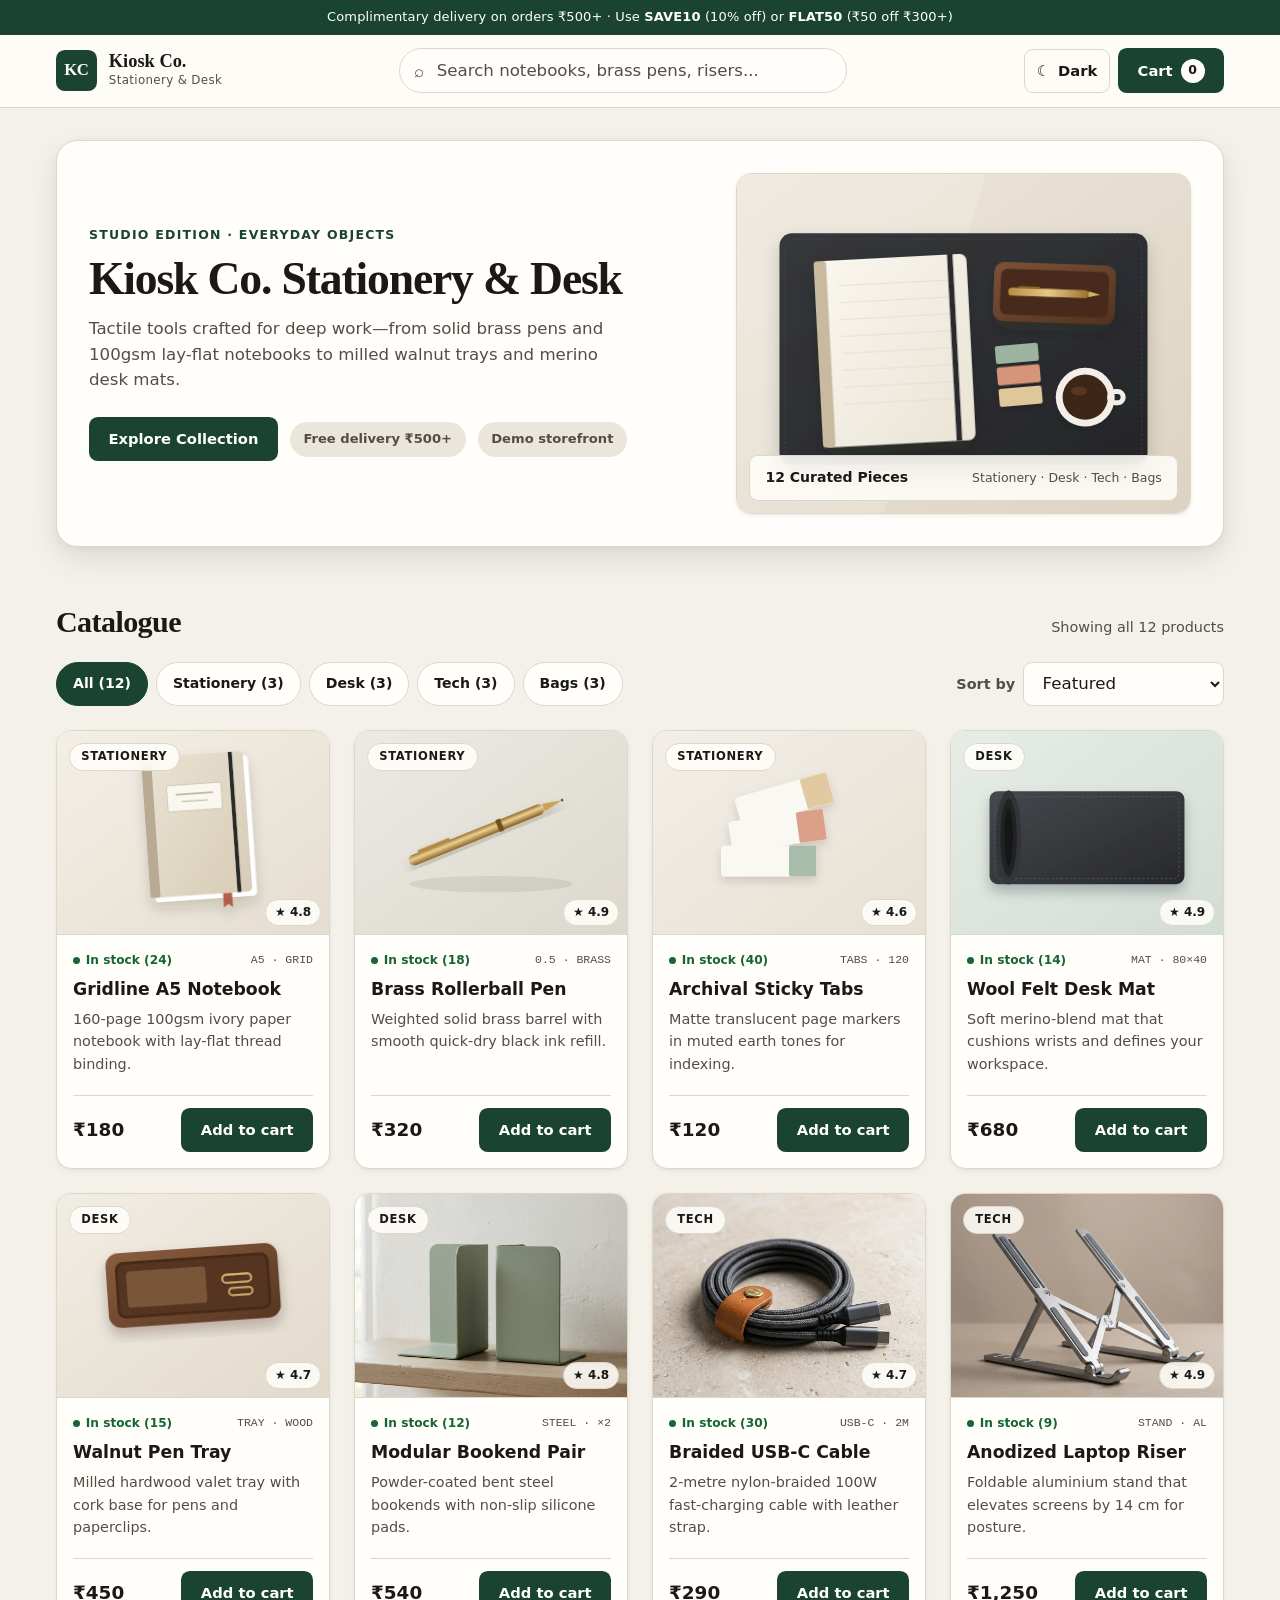
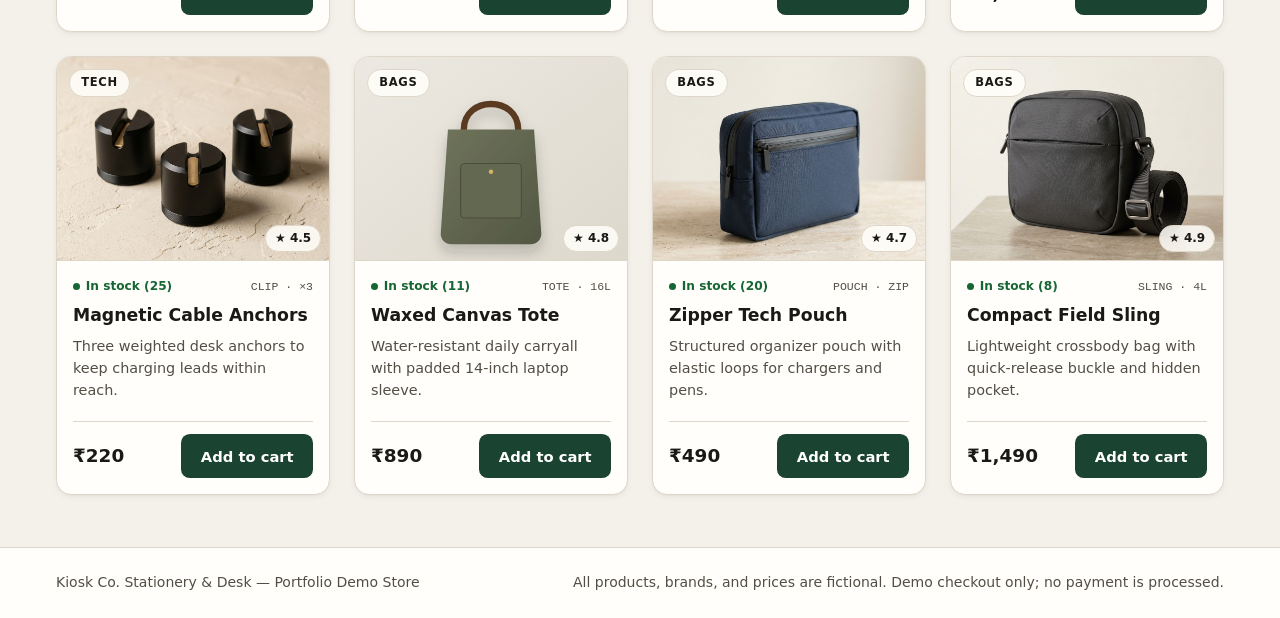
<file: index.html>
<!DOCTYPE html>
<html lang="en">
<head>
  <meta charset="UTF-8" />
  <meta name="viewport" content="width=device-width, initial-scale=1.0" />
  <title>Kiosk Co. — Stationery &amp; Desk</title>
  <link rel="stylesheet" href="./css/base.css" />
  <link rel="stylesheet" href="./css/components.css" />
  <link rel="stylesheet" href="./css/responsive.css" />
</head>
<body>
  <a class="skip-link" href="#main-content">Skip to catalogue</a>

  <div class="announcement-bar">
    <p class="announcement-bar__text">
      Complimentary delivery on orders ₹500+ &middot; Use <strong>SAVE10</strong> (10% off) or <strong>FLAT50</strong> (₹50 off ₹300+)
    </p>
  </div>

  <header class="site-header">
    <div class="container site-header__inner">
      <a class="brand" href="./index.html" aria-label="Kiosk Co. Home">
        <span class="brand__mark" aria-hidden="true">KC</span>
        <span class="brand__text">
          <span class="brand__name">Kiosk Co.</span>
          <span class="brand__tag">Stationery &amp; Desk</span>
        </span>
      </a>

      <div class="site-header__search">
        <label class="sr-only" for="search-input">Search products</label>
        <span class="search-icon" aria-hidden="true">⌕</span>
        <input
          id="search-input"
          class="search-input"
          type="search"
          placeholder="Search notebooks, brass pens, risers..."
          autocomplete="off"
        />
      </div>

      <nav class="site-header__actions" aria-label="Shop utilities">
        <button
          id="theme-toggle"
          class="btn btn--ghost btn--icon"
          type="button"
          aria-label="Switch to dark theme"
          aria-pressed="false"
        >
          <span id="theme-icon" aria-hidden="true">☾</span>
          <span class="btn__label-desktop" id="theme-label">Dark</span>
        </button>

        <button
          id="cart-toggle"
          class="btn btn--primary cart-trigger"
          type="button"
          aria-label="Cart, 0 items"
          aria-controls="cart-drawer"
          aria-expanded="false"
        >
          <span aria-hidden="true">Cart</span>
          <span id="cart-badge" class="cart-trigger__badge" aria-hidden="true">0</span>
        </button>
      </nav>
    </div>
  </header>

  <main id="main-content" class="container main-content">
    <section class="hero" aria-labelledby="page-title">
      <div class="hero__grid">
        <div class="hero__copy">
          <p class="hero__eyebrow">Studio Edition &middot; Everyday Objects</p>
          <h1 id="page-title" class="hero__title">Kiosk Co. Stationery &amp; Desk</h1>
          <p class="hero__subtitle">
            Tactile tools crafted for deep work—from solid brass pens and 100gsm lay-flat notebooks to milled walnut trays and merino desk mats.
          </p>

          <div class="hero__cta-row">
            <a class="btn btn--primary" href="#catalogue-heading">Explore Collection</a>
            <span class="hero__perk">Free delivery ₹500+</span>
            <span class="hero__perk">Demo storefront</span>
          </div>
        </div>

        <div class="hero__visual">
          <img
            class="hero__image"
            src="./assets/images/hero-desk.svg"
            alt="Minimalist studio desk with linen notebook, walnut pen tray, brass pen, and espresso cup"
          />
          <div class="hero__float-card">
            <span class="hero__float-title">12 Curated Pieces</span>
            <span class="hero__float-meta">Stationery &middot; Desk &middot; Tech &middot; Bags</span>
          </div>
        </div>
      </div>
    </section>

    <section class="catalogue" aria-labelledby="catalogue-heading">
      <div class="catalogue__toolbar">
        <div class="catalogue__heading-row">
          <h2 id="catalogue-heading" class="section-title">Catalogue</h2>
          <p id="results-count" class="results-count" aria-live="polite" aria-atomic="true"></p>
        </div>

        <div class="catalogue__controls">
          <div id="category-filters" class="filter-chips" role="group" aria-label="Filter by category"></div>

          <div class="sort-control">
            <label class="sort-control__label" for="sort-select">Sort by</label>
            <select id="sort-select" class="sort-control__select">
              <option value="featured">Featured</option>
              <option value="price-asc">Price: Low to High</option>
              <option value="price-desc">Price: High to Low</option>
              <option value="name-asc">Name: A to Z</option>
            </select>
          </div>
        </div>
      </div>

      <div id="product-grid" class="product-grid" aria-live="off"></div>
      <div id="catalogue-empty" class="empty-state" hidden></div>
    </section>
  </main>

  <footer class="site-footer">
    <div class="container site-footer__inner">
      <p class="site-footer__brand">Kiosk Co. Stationery &amp; Desk — Portfolio Demo Store</p>
      <p class="site-footer__note">
        All products, brands, and prices are fictional. Demo checkout only; no payment is processed.
      </p>
    </div>
  </footer>

  <div id="cart-backdrop" class="drawer-backdrop" hidden></div>

  <aside
    id="cart-drawer"
    class="cart-drawer"
    role="dialog"
    aria-modal="true"
    aria-labelledby="cart-title"
    hidden
  >
    <div class="cart-drawer__header">
      <h2 id="cart-title" class="cart-drawer__title">Your Cart</h2>
      <button
        id="cart-close"
        class="btn btn--ghost btn--icon"
        type="button"
        aria-label="Close cart"
      >
        <span aria-hidden="true">✕</span>
      </button>
    </div>

    <div class="cart-drawer__body">
      <div id="delivery-hint" class="delivery-hint" aria-live="polite"></div>
      <div id="cart-content" class="cart-content"></div>
    </div>

    <div id="cart-footer" class="cart-drawer__footer"></div>
  </aside>

  <dialog
    id="product-dialog"
    class="product-dialog"
    aria-labelledby="product-dialog-title"
  >
    <div class="product-dialog__surface">
      <div class="product-dialog__header">
        <span id="product-dialog-crumb" class="product-dialog__crumb"></span>
        <button
          id="product-dialog-close"
          class="btn btn--ghost btn--icon"
          type="button"
          aria-label="Close product details"
        >
          <span aria-hidden="true">✕</span>
        </button>
      </div>
      <div id="product-dialog-body" class="product-dialog__body"></div>
    </div>
  </dialog>

  <dialog
    id="checkout-dialog"
    class="checkout-dialog"
    aria-labelledby="checkout-title"
    aria-describedby="checkout-banner"
  >
    <div class="checkout-dialog__surface">
      <div class="checkout-dialog__header">
        <h2 id="checkout-title" class="checkout-dialog__title">Order Preview</h2>
        <button
          id="checkout-close-top"
          class="btn btn--ghost btn--icon"
          type="button"
          aria-label="Close order preview"
        >
          <span aria-hidden="true">✕</span>
        </button>
      </div>

      <p id="checkout-banner" class="demo-banner">
        DEMONSTRATION ONLY: no payment is taken
      </p>

      <div id="checkout-body" class="checkout-dialog__body"></div>
    </div>
  </dialog>

  <div id="toast-region" class="toast-region" aria-live="polite" aria-atomic="true"></div>

  <script type="module" src="./js/main.js"></script>
</body>
</html>
</file>
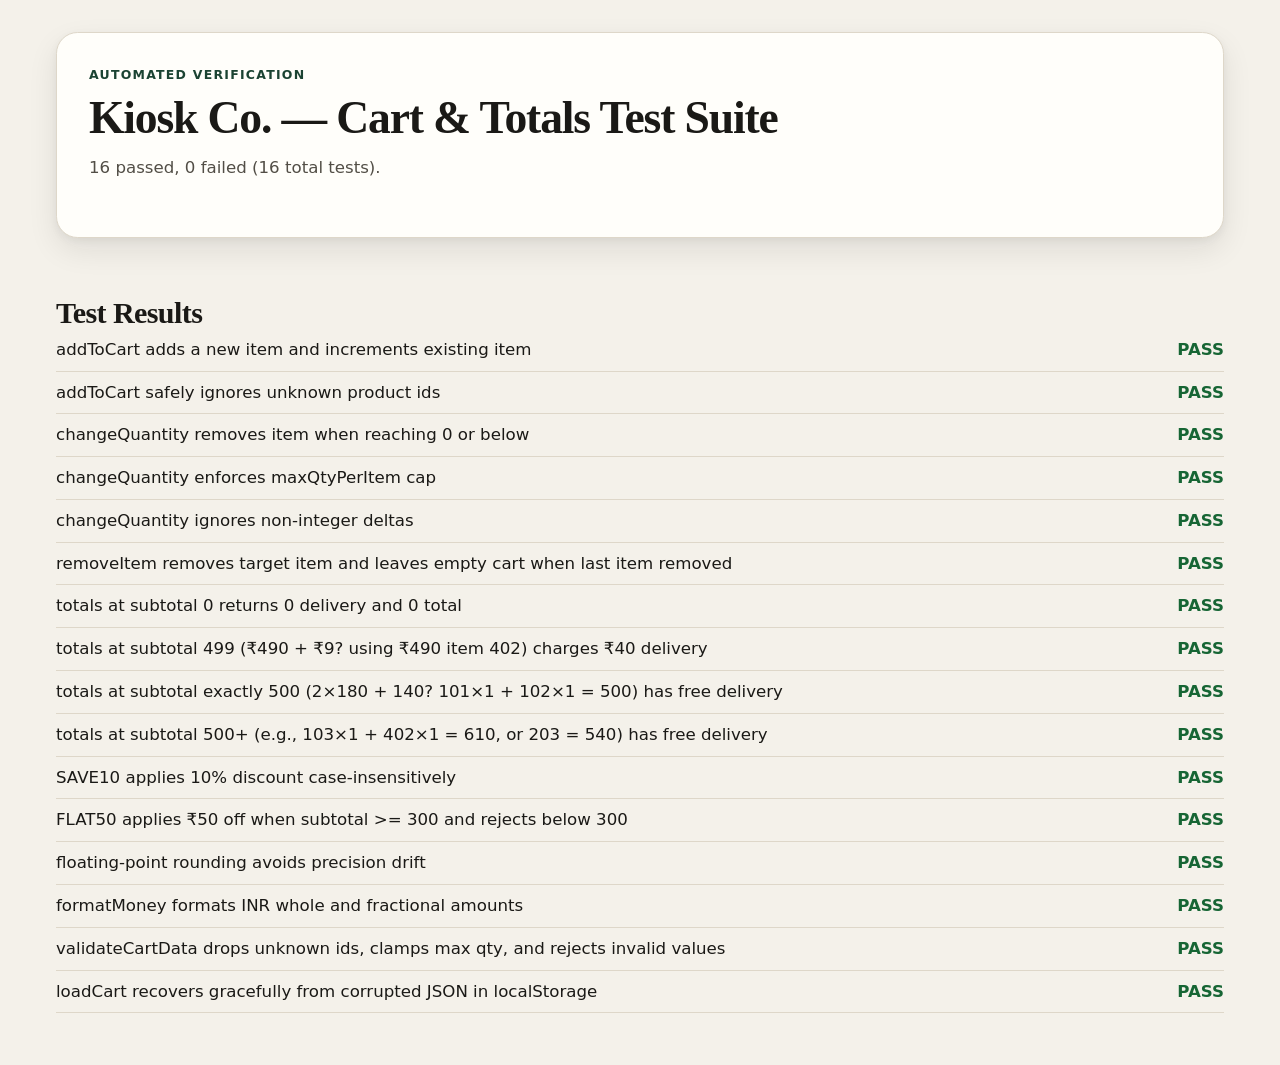
<file: tests.html>
<!DOCTYPE html>
<html lang="en">
<head>
  <meta charset="UTF-8" />
  <meta name="viewport" content="width=device-width, initial-scale=1.0" />
  <title>Kiosk Co. — Unit Tests</title>
  <link rel="stylesheet" href="./css/base.css" />
  <link rel="stylesheet" href="./css/components.css" />
</head>
<body>
  <main class="container main-content">
    <header class="hero">
      <p class="hero__eyebrow">Automated Verification</p>
      <h1 class="hero__title">Kiosk Co. — Cart &amp; Totals Test Suite</h1>
      <p id="test-summary" class="hero__subtitle">Running tests...</p>
    </header>

    <section aria-labelledby="results-heading">
      <h2 id="results-heading" class="section-title">Test Results</h2>
      <ul id="test-results" class="order-items"></ul>
    </section>
  </main>

  <script type="module">
    import { SHOP_CONFIG } from "./js/data.js";
    import { addToCart, changeQuantity, removeItem, clearCart } from "./js/cart.js";
    import { totals, formatMoney } from "./js/totals.js";
    import { CART_STORAGE_KEY, loadCart, validateCartData } from "./js/storage.js";

    const resultsList = document.getElementById("test-results");
    const summaryEl = document.getElementById("test-summary");
    let passed = 0;
    let failed = 0;

    function assertEqual(actual, expected, label) {
      const a = JSON.stringify(actual);
      const e = JSON.stringify(expected);
      if (a !== e) {
        throw new Error(`${label} — expected ${e}, got ${a}`);
      }
    }

    function test(name, fn) {
      const li = document.createElement("li");
      li.className = "order-items__row";
      const nameSpan = document.createElement("span");
      const statusSpan = document.createElement("span");

      try {
        fn();
        passed += 1;
        nameSpan.textContent = name;
        statusSpan.textContent = "PASS";
        statusSpan.className = "summary-list__discount";
      } catch (err) {
        failed += 1;
        nameSpan.textContent = `${name}: ${err.message}`;
        statusSpan.textContent = "FAIL";
        statusSpan.className = "coupon-box__feedback--error";
      }

      li.append(nameSpan, statusSpan);
      resultsList.appendChild(li);
    }

    // 1. Cart operations
    test("addToCart adds a new item and increments existing item", () => {
      let cart = clearCart();
      cart = addToCart(cart, 101);
      assertEqual(cart, { "101": 1 }, "first add");
      cart = addToCart(cart, 101);
      assertEqual(cart, { "101": 2 }, "second add");
    });

    test("addToCart safely ignores unknown product ids", () => {
      const cart = addToCart({}, 99999);
      assertEqual(cart, {}, "unknown id ignored");
    });

    test("changeQuantity removes item when reaching 0 or below", () => {
      let cart = { "101": 2 };
      cart = changeQuantity(cart, 101, -2);
      assertEqual(cart, {}, "quantity 0 removes key");
      cart = changeQuantity({ "101": 1 }, 101, -5);
      assertEqual(cart, {}, "negative quantity removes key");
    });

    test("changeQuantity enforces maxQtyPerItem cap", () => {
      let cart = { "101": 8 };
      cart = changeQuantity(cart, 101, 5);
      assertEqual(cart, { "101": SHOP_CONFIG.maxQtyPerItem }, "capped at 10");
    });

    test("changeQuantity ignores non-integer deltas", () => {
      const cart = changeQuantity({ "101": 2 }, 101, 1.5);
      assertEqual(cart, { "101": 2 }, "float delta ignored");
    });

    test("removeItem removes target item and leaves empty cart when last item removed", () => {
      let cart = { "101": 2, "102": 1 };
      cart = removeItem(cart, 101);
      assertEqual(cart, { "102": 1 }, "101 removed");
      cart = removeItem(cart, 102);
      assertEqual(cart, {}, "last item removed");
    });

    // 2. Totals & delivery threshold (0, 499, 500, 501)
    test("totals at subtotal 0 returns 0 delivery and 0 total", () => {
      const res = totals({});
      assertEqual(
        { itemCount: res.itemCount, subtotal: res.subtotal, delivery: res.delivery, total: res.total },
        { itemCount: 0, subtotal: 0, delivery: 0, total: 0 },
        "empty cart totals"
      );
    });

    test("totals at subtotal 499 (₹490 + ₹9? using ₹490 item 402) charges ₹40 delivery", () => {
      // Product 402 is ₹490 (< 500)
      const res = totals({ "402": 1 });
      assertEqual(res.subtotal, 490, "subtotal 490");
      assertEqual(res.delivery, 40, "delivery 40 below 500");
      assertEqual(res.total, 530, "total 530");
    });

    test("totals at subtotal exactly 500 (2×180 + 140? 101×1 + 102×1 = 500) has free delivery", () => {
      // 101 (180) + 102 (320) = 500
      const res = totals({ "101": 1, "102": 1 });
      assertEqual(res.subtotal, 500, "subtotal 500");
      assertEqual(res.delivery, 0, "delivery 0 at 500");
      assertEqual(res.total, 500, "total 500");
    });

    test("totals at subtotal 500+ (e.g., 103×1 + 402×1 = 610, or 203 = 540) has free delivery", () => {
      // 203 is 540 (> 500)
      const res = totals({ "203": 1 });
      assertEqual(res.subtotal, 540, "subtotal 540");
      assertEqual(res.delivery, 0, "delivery 0 above 500");
      assertEqual(res.total, 540, "total 540");
    });

    // 3. Coupons & floating-point rounding
    test("SAVE10 applies 10% discount case-insensitively", () => {
      // 101 (180) -> 10% = 18, delivery = 40, total = 180 - 18 + 40 = 202
      const res = totals({ "101": 1 }, "save10");
      assertEqual(res.discount, 18, "10% of 180");
      assertEqual(res.total, 202, "total with SAVE10");
    });

    test("FLAT50 applies ₹50 off when subtotal >= 300 and rejects below 300", () => {
      const below = totals({ "101": 1 }, "FLAT50"); // 180 < 300
      assertEqual(below.couponResult.valid, false, "rejected below 300");
      assertEqual(below.discount, 0, "no discount below 300");

      const above = totals({ "102": 1 }, "flat50"); // 320 >= 300
      assertEqual(above.couponResult.valid, true, "accepted at 320");
      assertEqual(above.discount, 50, "flat 50 discount");
      assertEqual(above.total, 310, "320 - 50 + 40 = 310");
    });

    test("floating-point rounding avoids precision drift", () => {
      // 103 (120) -> 10% = 12; 101(180) + 103(120) = 300; test 120 * 0.1
      const res = totals({ "103": 1 }, "SAVE10");
      assertEqual(res.discount, 12, "exact 2-decimal discount");
      assertEqual(Number.isInteger(res.total * 100), true, "no float drift");
    });

    // 4. formatMoney
    test("formatMoney formats INR whole and fractional amounts", () => {
      assertEqual(formatMoney(500), "₹500", "whole number");
      assertEqual(formatMoney(1250), "₹1,250", "Indian comma grouping");
      assertEqual(formatMoney(108.5), "₹108.50", "fractional 2 decimals");
    });

    // 5. Storage validation
    test("validateCartData drops unknown ids, clamps max qty, and rejects invalid values", () => {
      const sanitized = validateCartData({
        "101": 3,
        "9999": 2,
        "102": 99,
        "103": -4,
        "201": "not-a-number",
      });
      assertEqual(sanitized, { "101": 3, "102": 10 }, "sanitized cart");
      assertEqual(validateCartData(["bad"]), {}, "array payload rejected");
    });

    test("loadCart recovers gracefully from corrupted JSON in localStorage", () => {
      const previous = window.localStorage.getItem(CART_STORAGE_KEY);
      window.localStorage.setItem(CART_STORAGE_KEY, "{corrupted-json!!!");
      const loaded = loadCart();
      assertEqual(loaded, {}, "empty cart on corrupted JSON");
      if (previous === null) {
        window.localStorage.removeItem(CART_STORAGE_KEY);
      } else {
        window.localStorage.setItem(CART_STORAGE_KEY, previous);
      }
    });

    summaryEl.textContent = `${passed} passed, ${failed} failed (${passed + failed} total tests).`;
  </script>
</body>
</html>
</file>
<file: css/base.css>
/* Base reset, design tokens, typography, and accessibility utilities */

:root {
  --font-sans: "Inter", system-ui, -apple-system, "Segoe UI", Roboto, Helvetica, Arial, sans-serif;
  --font-display: Georgia, "Times New Roman", serif;
  --font-mono: ui-monospace, SFMono-Regular, Menlo, Monaco, Consolas, monospace;

  /* Warm editorial light theme (all text/surface pairs >= 4.5:1 contrast) */
  --bg-page: #f4f1ea;
  --bg-surface: #fffefa;
  --bg-surface-glass: rgba(255, 254, 250, 0.86);
  --bg-subtle: #ebe6dc;
  --bg-muted: #dfd8ca;

  --text-primary: #1a1916;
  --text-secondary: #524e46;
  --text-inverse: #ffffff;

  --border-subtle: #ded7c9;
  --border-strong: #bdb4a2;

  /* Deep studio forest green accent (11.1:1 contrast with white) */
  --accent: #1b4332;
  --accent-hover: #122e22;
  --accent-soft: #e4ede8;

  --success: #166534;
  --success-bg: #dcfce7;
  --danger: #b91c1c;
  --danger-bg: #fee2e2;
  --warning-bg: #fef3c7;
  --warning-text: #78350f;

  --shadow-sm: 0 2px 6px rgba(26, 25, 22, 0.05), 0 1px 2px rgba(26, 25, 22, 0.04);
  --shadow-md: 0 12px 30px rgba(26, 25, 22, 0.09), 0 3px 8px rgba(26, 25, 22, 0.05);
  --shadow-lg: 0 24px 56px rgba(26, 25, 22, 0.18), 0 8px 20px rgba(26, 25, 22, 0.09);

  --radius-sm: 0.55rem;
  --radius-md: 0.95rem;
  --radius-lg: 1.35rem;
  --radius-pill: 999px;

  --space-1: 0.25rem;
  --space-2: 0.5rem;
  --space-3: 0.75rem;
  --space-4: 1rem;
  --space-5: 1.5rem;
  --space-6: 2rem;
  --space-7: 3.25rem;

  --container-max: 1200px;
  --header-height: 4.5rem;
  --focus-ring: 2px solid #1b4332;
}

@media (prefers-color-scheme: dark) {
  :root:not([data-theme="light"]) {
    --bg-page: #111210;
    --bg-surface: #191b18;
    --bg-surface-glass: rgba(25, 27, 24, 0.86);
    --bg-subtle: #232621;
    --bg-muted: #2f332c;

    --text-primary: #f4f2ec;
    --text-secondary: #bfbcb2;
    --text-inverse: #0d1912;

    --border-subtle: #2f332c;
    --border-strong: #4a5045;

    --accent: #74c69d;
    --accent-hover: #95d5b2;
    --accent-soft: #1b2e24;

    --success: #86efac;
    --success-bg: #143321;
    --danger: #fca5a5;
    --danger-bg: #3b1818;
    --warning-bg: #3b2b10;
    --warning-text: #fde68a;

    --shadow-sm: 0 2px 6px rgba(0, 0, 0, 0.32);
    --shadow-md: 0 12px 30px rgba(0, 0, 0, 0.42);
    --shadow-lg: 0 24px 56px rgba(0, 0, 0, 0.62);
    --focus-ring: 2px solid #95d5b2;
  }
}

:root[data-theme="dark"] {
  --bg-page: #111210;
  --bg-surface: #191b18;
  --bg-surface-glass: rgba(25, 27, 24, 0.86);
  --bg-subtle: #232621;
  --bg-muted: #2f332c;

  --text-primary: #f4f2ec;
  --text-secondary: #bfbcb2;
  --text-inverse: #0d1912;

  --border-subtle: #2f332c;
  --border-strong: #4a5045;

  --accent: #74c69d;
  --accent-hover: #95d5b2;
  --accent-soft: #1b2e24;

  --success: #86efac;
  --success-bg: #143321;
  --danger: #fca5a5;
  --danger-bg: #3b1818;
  --warning-bg: #3b2b10;
  --warning-text: #fde68a;

  --shadow-sm: 0 2px 6px rgba(0, 0, 0, 0.32);
  --shadow-md: 0 12px 30px rgba(0, 0, 0, 0.42);
  --shadow-lg: 0 24px 56px rgba(0, 0, 0, 0.62);
  --focus-ring: 2px solid #95d5b2;
}

*,
*::before,
*::after {
  box-sizing: border-box;
}

html {
  font-size: 100%;
  scroll-behavior: smooth;
}

body {
  margin: 0;
  min-height: 100vh;
  font-family: var(--font-sans);
  font-size: clamp(0.95rem, 0.9rem + 0.22vw, 1.04rem);
  line-height: 1.55;
  color: var(--text-primary);
  background-color: var(--bg-page);
  -webkit-font-smoothing: antialiased;
}

body.is-locked {
  overflow: hidden;
}

img,
svg {
  display: block;
  max-width: 100%;
}

button,
input,
select {
  font: inherit;
  color: inherit;
}

button {
  cursor: pointer;
}

:focus-visible {
  outline: var(--focus-ring);
  outline-offset: 2px;
}

.container {
  width: 100%;
  max-width: var(--container-max);
  margin-inline: auto;
  padding-inline: var(--space-4);
}

.skip-link {
  position: absolute;
  left: -9999px;
  top: var(--space-2);
  z-index: 1000;
  padding: var(--space-3) var(--space-4);
  background: var(--accent);
  color: var(--text-inverse);
  border-radius: var(--radius-sm);
  text-decoration: none;
  font-weight: 600;
}

.skip-link:focus {
  left: var(--space-4);
}

.sr-only {
  position: absolute;
  width: 1px;
  height: 1px;
  padding: 0;
  margin: -1px;
  overflow: hidden;
  clip: rect(0, 0, 0, 0);
  white-space: nowrap;
  border: 0;
}

.section-title {
  margin: 0;
  font-family: var(--font-display);
  font-size: clamp(1.45rem, 1.2rem + 0.85vw, 1.9rem);
  font-weight: 700;
  letter-spacing: -0.02em;
}
</file>
<file: css/components.css>
/* Component styles following BEM conventions */

/* Announcement Bar */
.announcement-bar {
  background-color: var(--accent);
  color: var(--text-inverse);
  text-align: center;
  padding: 0.45rem var(--space-4);
  font-size: 0.8125rem;
  letter-spacing: 0.01em;
}

.announcement-bar__text {
  margin: 0;
}

/* Buttons */
.btn {
  display: inline-flex;
  align-items: center;
  justify-content: center;
  gap: var(--space-2);
  min-height: 44px;
  min-width: 44px;
  padding: 0.6rem 1.15rem;
  border: 1px solid transparent;
  border-radius: var(--radius-sm);
  font-weight: 600;
  font-size: 0.92rem;
  line-height: 1.2;
  text-decoration: none;
  transition: background-color 160ms ease, border-color 160ms ease, transform 120ms ease, box-shadow 160ms ease;
}

.btn:active:not(:disabled) {
  transform: scale(0.97);
}

.btn:disabled {
  opacity: 0.55;
  cursor: not-allowed;
}

.btn--primary {
  background-color: var(--accent);
  color: var(--text-inverse);
}

.btn--primary:hover:not(:disabled) {
  background-color: var(--accent-hover);
  box-shadow: var(--shadow-sm);
}

.btn--secondary {
  background-color: var(--bg-subtle);
  color: var(--text-primary);
  border-color: var(--border-subtle);
}

.btn--secondary:hover:not(:disabled) {
  background-color: var(--bg-muted);
  border-color: var(--border-strong);
}

.btn--ghost {
  background-color: transparent;
  color: var(--text-primary);
  border-color: var(--border-subtle);
}

.btn--ghost:hover:not(:disabled) {
  background-color: var(--bg-subtle);
}

.btn--danger {
  background-color: transparent;
  color: var(--danger);
  border-color: var(--border-subtle);
}

.btn--danger:hover:not(:disabled) {
  background-color: var(--danger-bg);
  border-color: var(--danger);
}

.btn--icon {
  padding-inline: 0.75rem;
}

.btn--full {
  width: 100%;
}

/* Header */
.site-header {
  position: sticky;
  top: 0;
  z-index: 40;
  background-color: var(--bg-surface-glass);
  backdrop-filter: blur(16px);
  -webkit-backdrop-filter: blur(16px);
  border-bottom: 1px solid var(--border-subtle);
}

.site-header__inner {
  display: grid;
  grid-template-columns: auto 1fr auto;
  align-items: center;
  gap: var(--space-4);
  min-height: var(--header-height);
  padding-block: var(--space-2);
}

.brand {
  display: inline-flex;
  align-items: center;
  gap: var(--space-3);
  text-decoration: none;
  color: var(--text-primary);
}

.brand__mark {
  display: grid;
  place-items: center;
  width: 2.55rem;
  height: 2.55rem;
  border-radius: var(--radius-sm);
  background-color: var(--accent);
  color: var(--text-inverse);
  font-family: var(--font-display);
  font-weight: 700;
  font-size: 1.05rem;
  letter-spacing: -0.02em;
}

.brand__text {
  display: flex;
  flex-direction: column;
}

.brand__name {
  font-family: var(--font-display);
  font-weight: 700;
  font-size: 1.15rem;
  line-height: 1.1;
}

.brand__tag {
  font-size: 0.74rem;
  color: var(--text-secondary);
  letter-spacing: 0.03em;
}

.site-header__search {
  position: relative;
  max-width: 28rem;
  width: 100%;
  justify-self: center;
}

.search-icon {
  position: absolute;
  left: 0.95rem;
  top: 50%;
  transform: translateY(-50%);
  color: var(--text-secondary);
  pointer-events: none;
  font-size: 1.05rem;
}

.search-input {
  width: 100%;
  min-height: 44px;
  padding: 0.55rem 1rem 0.55rem 2.3rem;
  border: 1px solid var(--border-subtle);
  border-radius: var(--radius-pill);
  background-color: var(--bg-surface);
  color: var(--text-primary);
  transition: border-color 150ms ease, box-shadow 150ms ease;
}

.search-input:focus {
  border-color: var(--accent);
}

.search-input::placeholder {
  color: var(--text-secondary);
}

.site-header__actions {
  display: flex;
  align-items: center;
  gap: var(--space-2);
}

.cart-trigger__badge {
  display: inline-grid;
  place-items: center;
  min-width: 1.5rem;
  height: 1.5rem;
  padding-inline: 0.35rem;
  border-radius: var(--radius-pill);
  background-color: var(--bg-surface);
  color: var(--text-primary);
  font-size: 0.78rem;
  font-weight: 700;
}

.cart-trigger__badge.is-bumped {
  animation: badge-bump 280ms ease;
}

@keyframes badge-bump {
  0% {
    transform: scale(1);
  }
  50% {
    transform: scale(1.28);
  }
  100% {
    transform: scale(1);
  }
}

/* Main & Editorial Split Hero */
.main-content {
  padding-block: var(--space-6) var(--space-7);
}

.hero {
  margin-bottom: var(--space-7);
  padding: var(--space-6);
  border-radius: var(--radius-lg);
  background-color: var(--bg-surface);
  border: 1px solid var(--border-subtle);
  box-shadow: var(--shadow-md);
}

.hero__grid {
  display: grid;
  grid-template-columns: 1.15fr 0.85fr;
  align-items: center;
  gap: var(--space-6);
}

.hero__eyebrow {
  margin: 0 0 var(--space-2);
  font-size: 0.78rem;
  font-weight: 700;
  text-transform: uppercase;
  letter-spacing: 0.1em;
  color: var(--accent);
}

.hero__title {
  margin: 0 0 var(--space-3);
  font-family: var(--font-display);
  font-size: clamp(1.85rem, 1.35rem + 2.1vw, 2.85rem);
  line-height: 1.12;
  letter-spacing: -0.025em;
}

.hero__subtitle {
  margin: 0 0 var(--space-5);
  max-width: 52ch;
  color: var(--text-secondary);
}

.hero__cta-row {
  display: flex;
  flex-wrap: wrap;
  align-items: center;
  gap: var(--space-3);
}

.hero__perk {
  padding: 0.45rem 0.85rem;
  border-radius: var(--radius-pill);
  background-color: var(--bg-subtle);
  color: var(--text-secondary);
  font-size: 0.82rem;
  font-weight: 600;
}

.hero__visual {
  position: relative;
  border-radius: var(--radius-md);
  overflow: hidden;
  border: 1px solid var(--border-subtle);
  box-shadow: var(--shadow-sm);
}

.hero__image {
  width: 100%;
  aspect-ratio: 4 / 3;
  object-fit: cover;
}

.hero__float-card {
  position: absolute;
  left: var(--space-3);
  right: var(--space-3);
  bottom: var(--space-3);
  display: flex;
  flex-wrap: wrap;
  justify-content: space-between;
  align-items: center;
  gap: var(--space-2);
  padding: 0.7rem 0.95rem;
  border-radius: var(--radius-sm);
  background-color: var(--bg-surface-glass);
  backdrop-filter: blur(12px);
  -webkit-backdrop-filter: blur(12px);
  border: 1px solid var(--border-subtle);
}

.hero__float-title {
  font-weight: 700;
  font-size: 0.875rem;
}

.hero__float-meta {
  font-size: 0.78rem;
  color: var(--text-secondary);
}

/* Catalogue controls */
.catalogue__toolbar {
  display: flex;
  flex-direction: column;
  gap: var(--space-4);
  margin-bottom: var(--space-5);
}

.catalogue__heading-row {
  display: flex;
  flex-wrap: wrap;
  align-items: baseline;
  justify-content: space-between;
  gap: var(--space-3);
}

.results-count {
  margin: 0;
  font-size: 0.9rem;
  color: var(--text-secondary);
}

.catalogue__controls {
  display: flex;
  flex-wrap: wrap;
  align-items: center;
  justify-content: space-between;
  gap: var(--space-3);
}

.filter-chips {
  display: flex;
  flex-wrap: wrap;
  gap: var(--space-2);
}

.filter-chip {
  min-height: 44px;
  padding: 0.5rem 1rem;
  border-radius: var(--radius-pill);
  border: 1px solid var(--border-subtle);
  background-color: var(--bg-surface);
  color: var(--text-primary);
  font-weight: 600;
  font-size: 0.88rem;
  transition: background-color 150ms ease, border-color 150ms ease, color 150ms ease;
}

.filter-chip:hover {
  background-color: var(--bg-subtle);
}

.filter-chip[aria-pressed="true"] {
  background-color: var(--accent);
  border-color: var(--accent);
  color: var(--text-inverse);
}

.sort-control {
  display: inline-flex;
  align-items: center;
  gap: var(--space-2);
}

.sort-control__label {
  font-size: 0.9rem;
  font-weight: 600;
  color: var(--text-secondary);
}

.sort-control__select {
  min-height: 44px;
  padding: 0.5rem 0.9rem;
  border: 1px solid var(--border-subtle);
  border-radius: var(--radius-sm);
  background-color: var(--bg-surface);
  color: var(--text-primary);
}

/* Product Grid & Cards */
.product-grid {
  display: grid;
  grid-template-columns: repeat(auto-fill, minmax(260px, 1fr));
  gap: var(--space-5);
}

.product-card {
  display: flex;
  flex-direction: column;
  background-color: var(--bg-surface);
  border: 1px solid var(--border-subtle);
  border-radius: var(--radius-md);
  overflow: hidden;
  box-shadow: var(--shadow-sm);
  animation: fade-in 260ms ease both;
  transition: transform 200ms ease, box-shadow 200ms ease, border-color 200ms ease;
}

.product-card:hover {
  transform: translateY(-5px);
  box-shadow: var(--shadow-md);
  border-color: var(--border-strong);
}

@keyframes fade-in {
  from {
    opacity: 0;
    transform: translateY(8px);
  }
  to {
    opacity: 1;
    transform: translateY(0);
  }
}

.product-card__media {
  position: relative;
  aspect-ratio: 4 / 3;
  overflow: hidden;
  background-color: var(--bg-subtle);
  border-bottom: 1px solid var(--border-subtle);
  cursor: pointer;
}

.product-card__img {
  width: 100%;
  height: 100%;
  object-fit: cover;
  transition: transform 320ms ease;
}

.product-card:hover .product-card__img {
  transform: scale(1.05);
}

.product-card__rating {
  position: absolute;
  bottom: var(--space-2);
  right: var(--space-2);
  padding: 0.2rem 0.55rem;
  border-radius: var(--radius-pill);
  background-color: var(--bg-surface-glass);
  backdrop-filter: blur(8px);
  -webkit-backdrop-filter: blur(8px);
  border: 1px solid var(--border-subtle);
  font-size: 0.75rem;
  font-weight: 700;
  color: var(--text-primary);
}

.product-card__badge-cat {
  position: absolute;
  top: var(--space-3);
  left: var(--space-3);
  padding: 0.25rem 0.7rem;
  border-radius: var(--radius-pill);
  background-color: var(--bg-surface-glass);
  backdrop-filter: blur(8px);
  -webkit-backdrop-filter: blur(8px);
  border: 1px solid var(--border-subtle);
  color: var(--text-primary);
  font-size: 0.72rem;
  font-weight: 700;
  text-transform: uppercase;
  letter-spacing: 0.06em;
}

.product-card__body {
  display: flex;
  flex-direction: column;
  flex: 1;
  gap: var(--space-2);
  padding: var(--space-4);
}

.product-card__meta-row {
  display: flex;
  align-items: center;
  justify-content: space-between;
  gap: var(--space-2);
}

.product-card__stock {
  display: inline-flex;
  align-items: center;
  gap: 0.35rem;
  font-size: 0.76rem;
  font-weight: 600;
  color: var(--success);
}

.product-card__stock::before {
  content: "";
  width: 0.45rem;
  height: 0.45rem;
  border-radius: 50%;
  background-color: currentColor;
}

.product-card__code {
  font-family: var(--font-mono);
  font-size: 0.72rem;
  color: var(--text-secondary);
}

.product-card__title {
  margin: 0;
  font-size: 1.08rem;
  font-weight: 700;
  line-height: 1.3;
}

.product-card__title-btn {
  padding: 0;
  border: 0;
  background: transparent;
  text-align: left;
  font: inherit;
  color: inherit;
  cursor: pointer;
}

.product-card__title-btn:hover {
  color: var(--accent);
  text-decoration: underline;
  text-underline-offset: 3px;
}

.product-card__description {
  margin: 0;
  font-size: 0.9rem;
  color: var(--text-secondary);
  flex: 1;
}

.product-card__footer {
  display: flex;
  align-items: center;
  justify-content: space-between;
  gap: var(--space-3);
  margin-top: var(--space-3);
  padding-top: var(--space-3);
  border-top: 1px solid var(--border-subtle);
}

.product-card__price {
  font-size: 1.15rem;
  font-weight: 800;
  font-variant-numeric: tabular-nums;
}

.product-card__btn {
  flex-shrink: 0;
}

/* Empty State */
.empty-state {
  padding: var(--space-7) var(--space-5);
  text-align: center;
  background-color: var(--bg-surface);
  border: 1px dashed var(--border-strong);
  border-radius: var(--radius-md);
}

.empty-state__title {
  margin: 0 0 var(--space-2);
  font-size: 1.15rem;
  font-weight: 700;
}

.empty-state__text {
  margin: 0 0 var(--space-4);
  color: var(--text-secondary);
}

/* Footer */
.site-footer {
  border-top: 1px solid var(--border-subtle);
  background-color: var(--bg-surface);
  padding-block: var(--space-5);
}

.site-footer__inner {
  display: flex;
  flex-wrap: wrap;
  justify-content: space-between;
  gap: var(--space-2);
  font-size: 0.875rem;
  color: var(--text-secondary);
}

.site-footer__brand,
.site-footer__note {
  margin: 0;
}

/* Cart Drawer */
.drawer-backdrop {
  position: fixed;
  inset: 0;
  z-index: 70;
  background-color: rgba(15, 17, 21, 0.54);
  backdrop-filter: blur(2px);
}

.cart-drawer {
  position: fixed;
  top: 0;
  right: 0;
  bottom: 0;
  z-index: 80;
  display: flex;
  flex-direction: column;
  width: min(100vw, 35rem);
  background-color: var(--bg-surface);
  border-left: 1px solid var(--border-subtle);
  box-shadow: var(--shadow-lg);
}

.cart-drawer[hidden],
.drawer-backdrop[hidden] {
  display: none;
}

.cart-drawer__header {
  display: flex;
  align-items: center;
  justify-content: space-between;
  padding: var(--space-4) var(--space-5);
  border-bottom: 1px solid var(--border-subtle);
}

.cart-drawer__title {
  margin: 0;
  font-family: var(--font-display);
  font-size: 1.35rem;
  font-weight: 700;
}

.cart-drawer__body {
  flex: 1;
  overflow-y: auto;
  padding: var(--space-4) var(--space-5);
  display: flex;
  flex-direction: column;
  gap: var(--space-4);
}

.cart-drawer__footer {
  padding: var(--space-4) var(--space-5);
  border-top: 1px solid var(--border-subtle);
  background-color: var(--bg-subtle);
}

/* Delivery progress */
.delivery-hint {
  padding: var(--space-3) var(--space-4);
  border-radius: var(--radius-sm);
  background-color: var(--bg-subtle);
  border: 1px solid var(--border-subtle);
}

.delivery-hint[hidden] {
  display: none;
}

.delivery-hint__text {
  margin: 0 0 var(--space-2);
  font-size: 0.875rem;
  font-weight: 600;
}

.delivery-hint__progress {
  display: block;
  width: 100%;
  height: 0.55rem;
  border: 0;
  border-radius: var(--radius-pill);
  background-color: var(--bg-muted);
  overflow: hidden;
  appearance: none;
}

.delivery-hint__progress::-webkit-progress-bar {
  background-color: var(--bg-muted);
  border-radius: var(--radius-pill);
}

.delivery-hint__progress::-webkit-progress-value {
  background-color: var(--accent);
  border-radius: var(--radius-pill);
  transition: width 220ms ease;
}

.delivery-hint__progress::-moz-progress-bar {
  background-color: var(--accent);
  border-radius: var(--radius-pill);
}

/* Cart Table */
.cart-table {
  width: 100%;
  border-collapse: collapse;
}

.cart-table caption {
  text-align: left;
  font-size: 0.85rem;
  color: var(--text-secondary);
  margin-bottom: var(--space-2);
}

.cart-table th,
.cart-table td {
  padding: var(--space-3) var(--space-2);
  border-bottom: 1px solid var(--border-subtle);
  text-align: left;
  vertical-align: middle;
}

.cart-table th {
  font-size: 0.75rem;
  text-transform: uppercase;
  letter-spacing: 0.04em;
  color: var(--text-secondary);
}

.cart-table__product-wrap {
  display: flex;
  align-items: center;
  gap: var(--space-2);
}

.cart-table__thumb {
  width: 44px;
  height: 44px;
  border-radius: var(--radius-sm);
  object-fit: cover;
  border: 1px solid var(--border-subtle);
  flex-shrink: 0;
}

.cart-table__product {
  font-weight: 600;
  font-size: 0.9rem;
}

.cart-table__money {
  font-variant-numeric: tabular-nums;
  white-space: nowrap;
}

.qty-control {
  display: inline-flex;
  align-items: center;
  gap: var(--space-1);
}

.qty-control__btn {
  min-width: 44px;
  min-height: 44px;
  padding: 0;
  border-radius: var(--radius-sm);
  border: 1px solid var(--border-subtle);
  background-color: var(--bg-subtle);
  font-weight: 700;
}

.qty-control__btn:hover:not(:disabled) {
  background-color: var(--bg-muted);
}

.qty-control__btn:disabled {
  opacity: 0.45;
  cursor: not-allowed;
}

.qty-control__value {
  min-width: 1.5rem;
  text-align: center;
  font-weight: 700;
  font-variant-numeric: tabular-nums;
}

/* Coupon & Summary */
.coupon-box {
  display: flex;
  flex-direction: column;
  gap: var(--space-2);
  margin-bottom: var(--space-4);
}

.coupon-box__row {
  display: flex;
  gap: var(--space-2);
}

.coupon-box__input {
  flex: 1;
  min-height: 44px;
  padding: 0.5rem 0.75rem;
  border: 1px solid var(--border-subtle);
  border-radius: var(--radius-sm);
  background-color: var(--bg-surface);
}

.coupon-quick {
  display: flex;
  flex-wrap: wrap;
  align-items: center;
  gap: var(--space-2);
  font-size: 0.78rem;
  color: var(--text-secondary);
}

.coupon-quick__chip {
  min-height: 30px;
  padding: 0.2rem 0.6rem;
  border-radius: var(--radius-pill);
  border: 1px dashed var(--border-strong);
  background-color: var(--bg-surface);
  font-family: var(--font-mono);
  font-size: 0.75rem;
  font-weight: 700;
}

.coupon-quick__chip:hover {
  background-color: var(--accent-soft);
  border-color: var(--accent);
}

.coupon-box__feedback {
  margin: 0;
  font-size: 0.85rem;
  font-weight: 600;
}

.coupon-box__feedback--success {
  color: var(--success);
}

.coupon-box__feedback--error {
  color: var(--danger);
}

.summary-list {
  margin: 0 0 var(--space-4);
  display: flex;
  flex-direction: column;
  gap: var(--space-2);
}

.summary-list__row {
  display: flex;
  justify-content: space-between;
  align-items: baseline;
  font-size: 0.95rem;
}

.summary-list__row--total {
  padding-top: var(--space-2);
  border-top: 1px solid var(--border-strong);
  font-size: 1.12rem;
  font-weight: 800;
}

.summary-list__discount {
  color: var(--success);
  font-weight: 700;
}

.cart-actions {
  display: flex;
  gap: var(--space-2);
}

/* Product Detail Dialog */
.product-dialog {
  width: min(94vw, 58rem);
  max-height: 90vh;
  padding: 0;
  border: 1px solid var(--border-subtle);
  border-radius: var(--radius-lg);
  background-color: var(--bg-surface);
  color: var(--text-primary);
  box-shadow: var(--shadow-lg);
}

.product-dialog::backdrop {
  background-color: rgba(15, 17, 21, 0.68);
  backdrop-filter: blur(4px);
}

.product-dialog__surface {
  display: flex;
  flex-direction: column;
  max-height: 90vh;
}

.product-dialog__header {
  display: flex;
  align-items: center;
  justify-content: space-between;
  gap: var(--space-3);
  padding: var(--space-3) var(--space-5);
  border-bottom: 1px solid var(--border-subtle);
}

.product-dialog__crumb {
  font-size: 0.82rem;
  font-weight: 600;
  color: var(--text-secondary);
  text-transform: uppercase;
  letter-spacing: 0.06em;
}

.product-dialog__body {
  overflow-y: auto;
  padding: var(--space-5);
  display: flex;
  flex-direction: column;
  gap: var(--space-6);
}

.pdp-grid {
  display: grid;
  grid-template-columns: 1fr 1.15fr;
  gap: var(--space-6);
  align-items: start;
}

.pdp-gallery {
  position: relative;
  border-radius: var(--radius-md);
  overflow: hidden;
  border: 1px solid var(--border-subtle);
  background-color: var(--bg-subtle);
}

.pdp-gallery__img {
  width: 100%;
  aspect-ratio: 4 / 3;
  object-fit: cover;
}

.pdp-info {
  display: flex;
  flex-direction: column;
  gap: var(--space-3);
}

.pdp-info__title {
  margin: 0;
  font-family: var(--font-display);
  font-size: clamp(1.45rem, 1.2rem + 0.9vw, 1.95rem);
  line-height: 1.15;
}

.pdp-info__rating-row {
  display: flex;
  flex-wrap: wrap;
  align-items: center;
  gap: var(--space-3);
  font-size: 0.88rem;
}

.pdp-info__stars {
  padding: 0.2rem 0.6rem;
  border-radius: var(--radius-pill);
  background-color: var(--accent-soft);
  color: var(--accent);
  font-weight: 700;
}

.pdp-info__reviews {
  color: var(--text-secondary);
}

.pdp-info__price-box {
  display: flex;
  flex-wrap: wrap;
  align-items: baseline;
  gap: var(--space-3);
  padding: var(--space-3) var(--space-4);
  border-radius: var(--radius-sm);
  background-color: var(--bg-subtle);
}

.pdp-info__price {
  font-size: 1.6rem;
  font-weight: 800;
  font-variant-numeric: tabular-nums;
}

.pdp-info__delivery {
  font-size: 0.85rem;
  color: var(--text-secondary);
}

.pdp-info__desc {
  margin: 0;
  color: var(--text-secondary);
}

.pdp-highlights {
  margin: 0;
  padding-left: 1.15rem;
  display: flex;
  flex-direction: column;
  gap: 0.35rem;
  font-size: 0.9rem;
}

.pdp-specs {
  margin: 0;
  display: grid;
  grid-template-columns: repeat(auto-fit, minmax(140px, 1fr));
  gap: var(--space-2);
  padding: var(--space-3);
  border-radius: var(--radius-sm);
  border: 1px solid var(--border-subtle);
}

.pdp-specs__item {
  display: flex;
  flex-direction: column;
  gap: 0.15rem;
}

.pdp-specs__term {
  font-size: 0.72rem;
  text-transform: uppercase;
  letter-spacing: 0.05em;
  color: var(--text-secondary);
}

.pdp-specs__val {
  margin: 0;
  font-size: 0.85rem;
  font-weight: 600;
}

.pdp-actions {
  display: flex;
  flex-wrap: wrap;
  align-items: center;
  gap: var(--space-3);
  margin-top: var(--space-2);
}

.pdp-actions__btns {
  display: flex;
  flex-wrap: wrap;
  gap: var(--space-2);
  flex: 1;
}

.pdp-related {
  padding-top: var(--space-4);
  border-top: 1px solid var(--border-subtle);
}

.pdp-related__title {
  margin: 0 0 var(--space-3);
  font-family: var(--font-display);
  font-size: 1.2rem;
}

.pdp-related__grid {
  display: grid;
  grid-template-columns: repeat(3, minmax(0, 1fr));
  gap: var(--space-3);
}

.related-card {
  display: flex;
  flex-direction: column;
  text-align: left;
  padding: 0;
  border: 1px solid var(--border-subtle);
  border-radius: var(--radius-sm);
  background-color: var(--bg-surface);
  overflow: hidden;
  transition: transform 160ms ease, border-color 160ms ease, box-shadow 160ms ease;
}

.related-card:hover {
  transform: translateY(-2px);
  border-color: var(--accent);
  box-shadow: var(--shadow-sm);
}

.related-card__img {
  width: 100%;
  aspect-ratio: 4 / 3;
  object-fit: cover;
  border-bottom: 1px solid var(--border-subtle);
}

.related-card__body {
  padding: var(--space-2) var(--space-3);
  display: flex;
  flex-direction: column;
  gap: 0.2rem;
}

.related-card__name {
  font-size: 0.86rem;
  font-weight: 700;
}

.related-card__meta {
  display: flex;
  justify-content: space-between;
  font-size: 0.8rem;
  color: var(--text-secondary);
}

/* Product Reviews & Comments */
.pdp-reviews {
  padding-top: var(--space-4);
  border-top: 1px solid var(--border-subtle);
  display: flex;
  flex-direction: column;
  gap: var(--space-3);
}

.pdp-reviews__title {
  margin: 0;
  font-family: var(--font-display);
  font-size: 1.2rem;
}

.review-form {
  display: grid;
  grid-template-columns: 1fr auto;
  gap: var(--space-2);
  padding: var(--space-3);
  border-radius: var(--radius-sm);
  background-color: var(--bg-subtle);
  border: 1px solid var(--border-subtle);
}

.review-form__input,
.review-form__select,
.review-form__textarea {
  min-height: 44px;
  padding: 0.5rem 0.75rem;
  border: 1px solid var(--border-subtle);
  border-radius: var(--radius-sm);
  background-color: var(--bg-surface);
  color: var(--text-primary);
}

.review-form__textarea {
  grid-column: 1 / -1;
  min-height: 4.5rem;
  resize: vertical;
  font-family: inherit;
}

.review-form__submit {
  grid-column: 1 / -1;
  justify-self: start;
}

.review-list {
  list-style: none;
  margin: 0;
  padding: 0;
  display: flex;
  flex-direction: column;
  gap: var(--space-2);
}

.review-card {
  padding: var(--space-3);
  border-radius: var(--radius-sm);
  border: 1px solid var(--border-subtle);
  background-color: var(--bg-surface);
}

.review-card__head {
  display: flex;
  flex-wrap: wrap;
  justify-content: space-between;
  gap: var(--space-2);
  margin-bottom: 0.35rem;
  font-size: 0.85rem;
}

.review-card__author {
  font-weight: 700;
}

.review-card__meta {
  color: var(--text-secondary);
}

.review-card__text {
  margin: 0;
  font-size: 0.9rem;
}

/* Checkout Dialog */
.checkout-dialog {
  width: min(92vw, 36rem);
  max-height: 90vh;
  padding: 0;
  border: 1px solid var(--border-subtle);
  border-radius: var(--radius-lg);
  background-color: var(--bg-surface);
  color: var(--text-primary);
  box-shadow: var(--shadow-lg);
}

.checkout-dialog::backdrop {
  background-color: rgba(15, 17, 21, 0.65);
  backdrop-filter: blur(4px);
}

.checkout-dialog__surface {
  display: flex;
  flex-direction: column;
  padding: var(--space-5);
  gap: var(--space-4);
}

.checkout-dialog__header {
  display: flex;
  align-items: center;
  justify-content: space-between;
  gap: var(--space-3);
}

.checkout-dialog__title {
  margin: 0;
  font-family: var(--font-display);
  font-size: 1.4rem;
  font-weight: 700;
}

.demo-banner {
  margin: 0;
  padding: var(--space-3) var(--space-4);
  border-radius: var(--radius-sm);
  background-color: var(--warning-bg);
  color: var(--warning-text);
  font-weight: 700;
  font-size: 0.9rem;
}

.order-meta {
  display: flex;
  flex-wrap: wrap;
  justify-content: space-between;
  gap: var(--space-2);
  padding: var(--space-3);
  border-radius: var(--radius-sm);
  background-color: var(--bg-subtle);
  font-size: 0.875rem;
}

.order-items {
  list-style: none;
  margin: 0;
  padding: 0;
  display: flex;
  flex-direction: column;
  gap: var(--space-2);
}

.order-items__row {
  display: flex;
  justify-content: space-between;
  gap: var(--space-3);
  padding-bottom: var(--space-2);
  border-bottom: 1px solid var(--border-subtle);
}

.checkout-dialog__actions {
  display: flex;
  justify-content: flex-end;
  flex-wrap: wrap;
  gap: var(--space-2);
  margin-top: var(--space-3);
}

.thank-you {
  padding: var(--space-4);
  border-radius: var(--radius-md);
  background-color: var(--success-bg);
  color: var(--success);
}

.thank-you__title {
  margin: 0 0 var(--space-2);
  font-size: 1.15rem;
  font-weight: 800;
}

.thank-you__text {
  margin: 0;
  color: var(--text-primary);
}

/* Toast Notifications */
.toast-region {
  position: fixed;
  right: var(--space-4);
  bottom: var(--space-4);
  z-index: 100;
  display: flex;
  flex-direction: column;
  gap: var(--space-2);
  max-width: min(92vw, 24rem);
}

.toast {
  display: flex;
  align-items: center;
  justify-content: space-between;
  gap: var(--space-3);
  padding: var(--space-3) var(--space-4);
  border-radius: var(--radius-sm);
  background-color: var(--text-primary);
  color: var(--text-inverse);
  box-shadow: var(--shadow-md);
}

.toast__action {
  min-height: 36px;
  padding: 0.25rem 0.65rem;
  border: 1px solid currentColor;
  border-radius: var(--radius-sm);
  background: transparent;
  color: inherit;
  font-weight: 700;
}
</file>
<file: css/responsive.css>
/* Responsive breakpoints, reduced motion, and print stylesheet */

@media (max-width: 767px) {
  .site-header__inner {
    grid-template-columns: 1fr auto;
    grid-template-areas:
      "brand actions"
      "search search";
  }

  .brand {
    grid-area: brand;
  }

  .site-header__actions {
    grid-area: actions;
  }

  .site-header__search {
    grid-area: search;
    max-width: none;
  }

  .btn__label-desktop {
    display: none;
  }

  .hero {
    padding: var(--space-4);
  }

  .hero__grid {
    grid-template-columns: 1fr;
    gap: var(--space-4);
  }

  .announcement-bar {
    font-size: 0.75rem;
  }

  .pdp-grid {
    grid-template-columns: 1fr;
    gap: var(--space-4);
  }

  .pdp-related__grid {
    grid-template-columns: 1fr;
  }

  .cart-drawer {
    width: 100vw;
  }

  /* Stack cart table rows as cards on narrow viewports to prevent horizontal scroll */
  .cart-table thead {
    position: absolute;
    width: 1px;
    height: 1px;
    overflow: hidden;
    clip: rect(0, 0, 0, 0);
  }

  .cart-table,
  .cart-table tbody,
  .cart-table tr,
  .cart-table th,
  .cart-table td {
    display: block;
    width: 100%;
  }

  .cart-table tbody tr {
    padding: var(--space-3);
    margin-bottom: var(--space-3);
    border: 1px solid var(--border-subtle);
    border-radius: var(--radius-sm);
    background-color: var(--bg-subtle);
  }

  .cart-table td,
  .cart-table tbody th {
    display: flex;
    align-items: center;
    justify-content: space-between;
    gap: var(--space-2);
    border-bottom: 1px solid var(--border-subtle);
    padding: var(--space-2) 0;
  }

  .cart-table td:last-child {
    border-bottom: 0;
    padding-bottom: 0;
  }

  .cart-table td::before {
    content: attr(data-label);
    font-size: 0.8rem;
    font-weight: 700;
    color: var(--text-secondary);
  }
}

@media (min-width: 768px) and (max-width: 1023px) {
  .product-grid {
    grid-template-columns: repeat(2, minmax(0, 1fr));
  }
}

@media (min-width: 1280px) {
  .product-grid {
    grid-template-columns: repeat(4, minmax(0, 1fr));
  }
}

@media (prefers-reduced-motion: reduce) {
  html {
    scroll-behavior: auto;
  }

  *,
  *::before,
  *::after {
    animation-duration: 0.01ms;
    animation-iteration-count: 1;
    transition-duration: 0.01ms;
  }

  .product-card:hover {
    transform: none;
  }

  .btn:active:not(:disabled) {
    transform: none;
  }
}

@media print {
  .site-header,
  .hero,
  .catalogue,
  .site-footer,
  .cart-drawer,
  .drawer-backdrop,
  .toast-region,
  .checkout-dialog__actions,
  .checkout-dialog__header button {
    display: none;
  }

  body {
    background: #ffffff;
    color: #000000;
  }

  .checkout-dialog {
    position: static;
    width: 100%;
    max-height: none;
    border: 0;
    box-shadow: none;
  }
}
</file>
